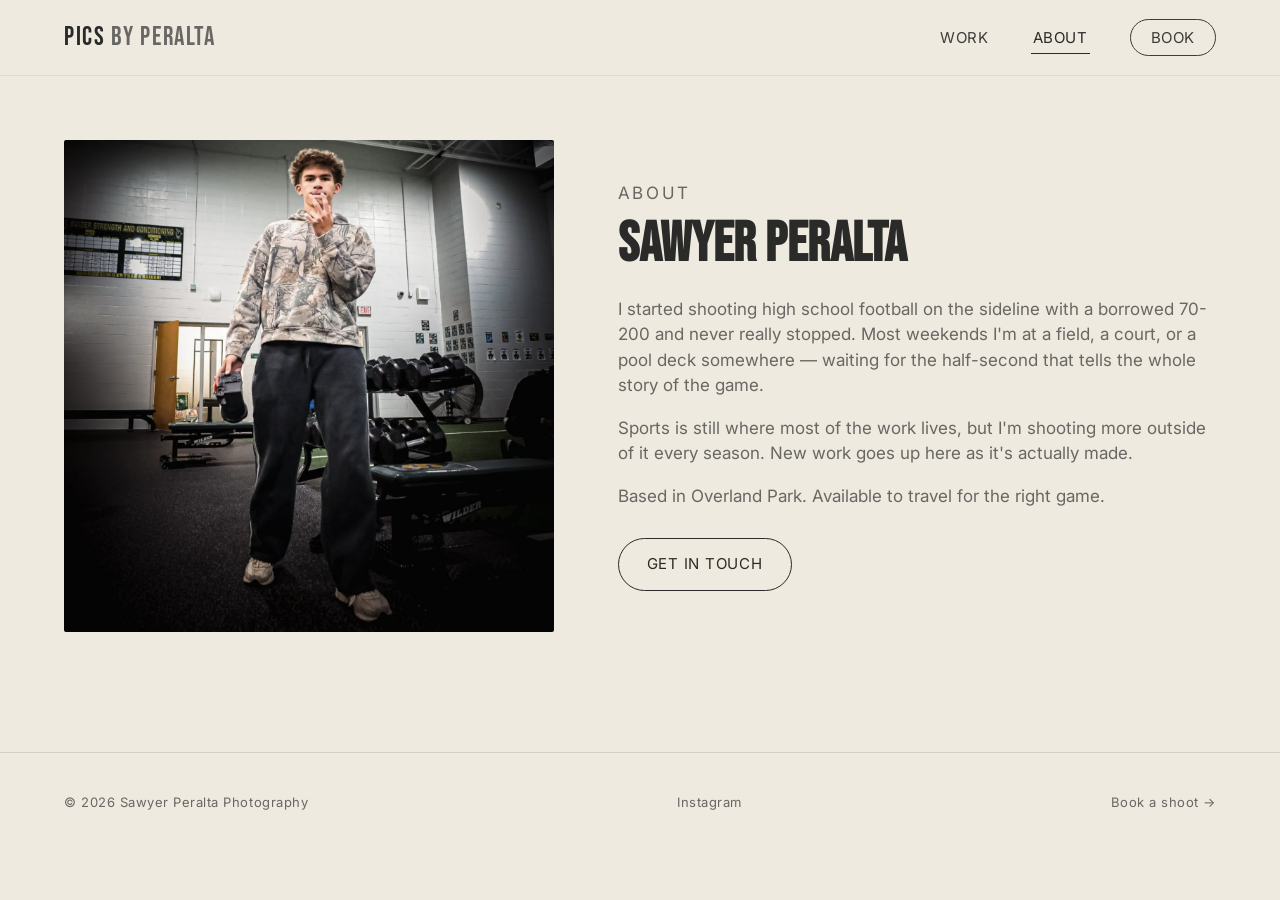
<file: sawyer-portfolio 5/about.html>
<!DOCTYPE html>
<html lang="en">
<head>
<meta charset="UTF-8">
<meta name="viewport" content="width=device-width, initial-scale=1.0">
<title>About — Sawyer Peralta</title>
<meta name="description" content="About Sawyer Peralta, sports photographer.">
<link rel="icon" href="assets/mark.svg" type="image/svg+xml">
<link rel="preconnect" href="https://fonts.googleapis.com">
<link rel="preconnect" href="https://fonts.gstatic.com" crossorigin>
<link href="https://fonts.googleapis.com/css2?family=Bebas+Neue&family=Inter:wght@400;500&display=swap" rel="stylesheet">
<link rel="stylesheet" href="styles.css">
</head>
<body>

<nav class="site-nav">
  <a href="index.html" class="wordmark">PICS<span> BY PERALTA</span></a>
  <button class="nav-toggle" aria-label="Toggle navigation" aria-expanded="false">&#9776;</button>
  <ul class="nav-links">
    <li><a href="index.html#gallery">Work</a></li>
    <li><a href="about.html" aria-current="page">About</a></li>
    <li><a href="contact.html" class="nav-book">Book</a></li>
  </ul>
</nav>

<!-- Portrait, heading, and bio paragraphs below are filled in at load
     time from content/about.json (see script.js). Edit them through
     the /admin editor, not by hand-editing this markup. -->
<section style="padding-top: calc(var(--nav-height) + 64px);">
  <div class="about-layout">
    <img id="about-portrait" src="assets/photos/sawyer-portrait.jpg" alt="Sawyer Peralta with his camera">
    <div class="about-copy">
      <p class="section-kicker">About</p>
      <h1 id="about-heading" class="section-title" style="margin-bottom: 24px;">Sawyer Peralta</h1>
      <div id="about-bio">
        <p>I started shooting high school football on the sideline with a borrowed 70-200 and never really stopped. Most weekends I'm at a field, a court, or a pool deck somewhere — waiting for the half-second that tells the whole story of the game.</p>
        <p>Sports is still where most of the work lives, but I'm shooting more outside of it every season. New work goes up here as it's actually made.</p>
        <p>Based in Overland Park. Available to travel for the right game.</p>
      </div>
      <a href="contact.html" class="btn" style="margin-top: 12px;">Get in touch</a>
    </div>
  </div>
</section>

<footer class="site-footer">
  <span id="footer-copyright">&copy; 2026 Sawyer Peralta Photography</span>
  <a id="footer-instagram" href="https://www.instagram.com/picsbyperalta/" target="_blank" rel="noopener">Instagram</a>
  <a href="contact.html">Book a shoot &rarr;</a>
</footer>

<script src="script.js"></script>
</body>
</html>
</file>
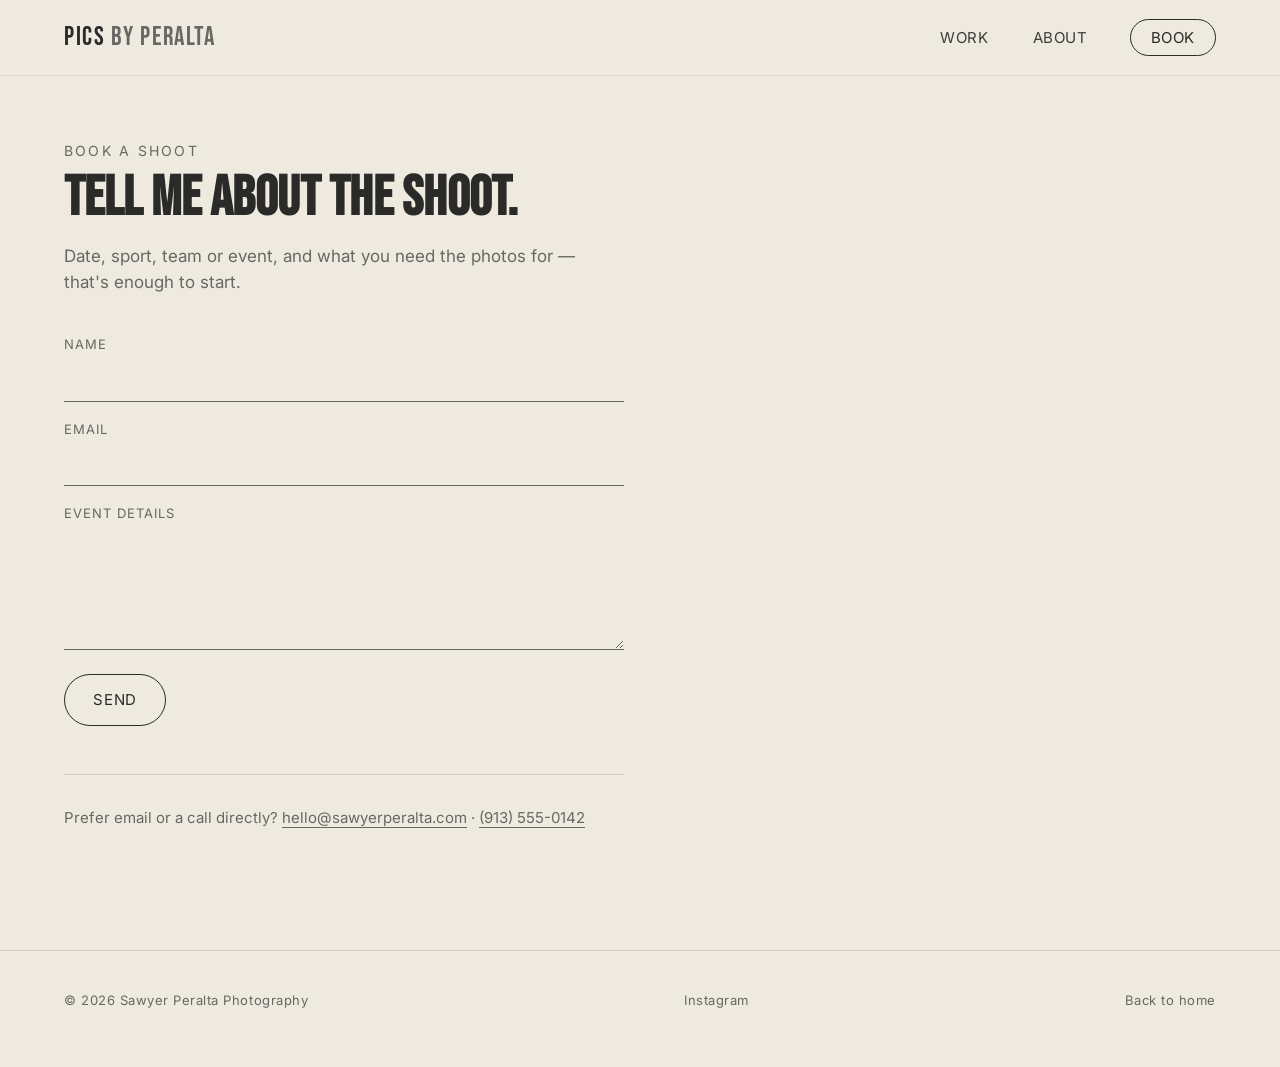
<file: sawyer-portfolio 5/contact.html>
<!DOCTYPE html>
<html lang="en">
<head>
<meta charset="UTF-8">
<meta name="viewport" content="width=device-width, initial-scale=1.0">
<title>Contact — Sawyer Peralta</title>
<meta name="description" content="Book Sawyer Peralta for your next game or event.">
<link rel="icon" href="assets/mark.svg" type="image/svg+xml">
<link rel="preconnect" href="https://fonts.googleapis.com">
<link rel="preconnect" href="https://fonts.gstatic.com" crossorigin>
<link href="https://fonts.googleapis.com/css2?family=Bebas+Neue&family=Inter:wght@400;500&display=swap" rel="stylesheet">
<link rel="stylesheet" href="styles.css">
</head>
<body>

<nav class="site-nav">
  <a href="index.html" class="wordmark">PICS<span> BY PERALTA</span></a>
  <button class="nav-toggle" aria-label="Toggle navigation" aria-expanded="false">&#9776;</button>
  <ul class="nav-links">
    <li><a href="index.html#gallery">Work</a></li>
    <li><a href="about.html">About</a></li>
    <li><a href="contact.html" class="nav-book" aria-current="page">Book</a></li>
  </ul>
</nav>

<section style="padding-top: calc(var(--nav-height) + 64px);">
  <div class="contact-wrap">
    <p class="section-kicker">Book a shoot</p>
    <h1 class="section-title" style="margin-bottom: 16px;">Tell me about the shoot.</h1>
    <p class="section-copy">Date, sport, team or event, and what you need the photos for — that's enough to start.</p>

    <!-- Mailto address, phone number, and footer info below come from
         content/settings.json at load time (see script.js). Edit them
         through the /admin editor, not by hand-editing this markup. -->
    <form id="contact-form" class="contact-form" action="mailto:hello@sawyerperalta.com" method="post" enctype="text/plain">
      <div>
        <label for="name">Name</label>
        <input id="name" name="name" type="text" required>
      </div>
      <div>
        <label for="email">Email</label>
        <input id="email" name="email" type="email" required>
      </div>
      <div>
        <label for="details">Event details</label>
        <textarea id="details" name="details" required></textarea>
      </div>
      <button type="submit" class="btn" style="align-self: flex-start;">Send</button>
    </form>

    <div class="contact-direct">
      Prefer email or a call directly? <a id="contact-email-link" href="mailto:hello@sawyerperalta.com">hello@sawyerperalta.com</a> &middot; <a id="contact-phone-link" href="tel:+19135550142">(913) 555-0142</a>
    </div>
  </div>
</section>

<footer class="site-footer">
  <span id="footer-copyright">&copy; 2026 Sawyer Peralta Photography</span>
  <a id="footer-instagram" href="https://www.instagram.com/picsbyperalta/" target="_blank" rel="noopener">Instagram</a>
  <a href="index.html">Back to home</a>
</footer>

<script src="script.js"></script>
</body>
</html>
</file>
<file: sawyer-portfolio 5/styles.css>
/* ============================================================
   Sawyer Peralta — Photography
   Canvas color: sail (a warm, off-white canvas cloth tone) with
   charcoal lettering — swapped from the original burnt-umber
   commitment per Jack's direction. Kept the same "one background,
   nothing competing with it" discipline: no second accent color,
   type stays quiet, photos carry the energy.

   --umber/--umber-dark/--umber-deeper/--cream/--cream-soft names
   are kept as-is on purpose (renaming every var was unnecessary
   churn) — read them as sail/sail-deep/charcoal-deep/charcoal/
   charcoal-soft. --paper is new: light text for the spots that
   still sit on a dark scrim (photo captions, lightbox, hover-filled
   buttons) regardless of the overall theme.
   ============================================================ */

:root {
  --umber: #EFEAE0;
  --umber-dark: #E1D8C2;
  --umber-deeper: #1C1B18;
  --cream: #2A2A28;
  --ink: #1C1B18;
  --ink-soft: rgba(28, 27, 24, 0.72);
  --cream-soft: rgba(42, 42, 40, 0.68);
  --paper: #F7F4EC;

  --font-display: "Bebas Neue", "Archivo Black", Impact, sans-serif;
  --font-body: "Inter", "Helvetica Neue", Arial, sans-serif;

  --nav-height: 76px;
  --edge: clamp(20px, 5vw, 64px);
}

* { box-sizing: border-box; }

html { scroll-behavior: smooth; }

body {
  margin: 0;
  background: var(--umber);
  color: var(--cream);
  font-family: var(--font-body);
  font-size: 16px;
  line-height: 1.5;
  -webkit-font-smoothing: antialiased;
}

img, svg { max-width: 100%; display: block; }

a { color: inherit; text-decoration: none; }

button {
  font: inherit;
  color: inherit;
  background: none;
  border: 0;
  padding: 0;
  margin: 0;
  text-align: left;
  cursor: pointer;
  -webkit-appearance: none;
  appearance: none;
}

.visually-hidden {
  position: absolute;
  width: 1px; height: 1px;
  overflow: hidden;
  clip: rect(0 0 0 0);
  white-space: nowrap;
}

/* ---------- Nav ---------- */

.site-nav {
  position: fixed;
  top: 0; left: 0; right: 0;
  height: var(--nav-height);
  display: flex;
  align-items: center;
  justify-content: space-between;
  padding: 0 var(--edge);
  z-index: 100;
  background: var(--umber);
  border-bottom: 1px solid rgba(42, 42, 40, 0.08);
}

.site-nav .wordmark {
  font-family: var(--font-display);
  font-size: 26px;
  letter-spacing: 0.06em;
  color: var(--cream);
}

.site-nav .wordmark span {
  color: var(--cream-soft);
}

.nav-links {
  display: flex;
  align-items: center;
  gap: 40px;
  list-style: none;
  margin: 0;
  padding: 0;
}

.nav-links a {
  font-size: 15px;
  letter-spacing: 0.04em;
  text-transform: uppercase;
  padding: 6px 2px;
  border-bottom: 1px solid transparent;
  transition: border-color 0.2s ease, opacity 0.2s ease;
  opacity: 0.9;
}

.nav-links a:hover,
.nav-links a[aria-current="page"] {
  opacity: 1;
  border-bottom-color: var(--cream);
}

.nav-links .nav-book {
  border: 1px solid var(--cream);
  border-radius: 999px;
  padding: 8px 20px;
}

.nav-links .nav-book:hover {
  background: var(--cream);
  color: var(--paper);
  border-bottom-color: transparent;
}

.nav-toggle {
  display: none;
  background: none;
  border: none;
  color: var(--cream);
  font-size: 24px;
  cursor: pointer;
}

@media (max-width: 760px) {
  .nav-toggle { display: block; }

  .nav-links {
    position: fixed;
    top: 0; right: 0;
    height: 100vh;
    width: min(78vw, 320px);
    flex-direction: column;
    justify-content: center;
    align-items: flex-start;
    gap: 28px;
    padding: 0 var(--edge);
    background: var(--umber-deeper);
    transform: translateX(100%);
    transition: transform 0.32s ease;
  }

  .nav-links.is-open { transform: translateX(0); }

  .nav-links a { font-size: 20px; color: var(--paper); }
  .nav-links .nav-book { border-color: var(--paper); }
}

/* ---------- Intro (compact — the pictures carry it now, not one big title) ---------- */

.intro {
  padding: calc(var(--nav-height) + 56px) var(--edge) 40px;
  max-width: 760px;
}

.intro-eyebrow {
  font-size: 14px;
  letter-spacing: 0.18em;
  text-transform: uppercase;
  color: var(--cream-soft);
  margin: 0 0 16px;
}

.intro-title {
  font-family: var(--font-display);
  font-size: clamp(38px, 6vw, 68px);
  line-height: 0.98;
  letter-spacing: 0.01em;
  margin: 0 0 18px;
  color: var(--cream);
}

.intro-sub {
  font-size: clamp(16px, 1.6vw, 19px);
  max-width: 560px;
  color: var(--cream-soft);
  margin: 0;
}

/* ---------- Bento intro grid ----------
   Varying tile sizes on purpose — a big frame, some small ones,
   another big one, deliberately not a tidy uniform grid. Still
   clean: one gap size, one radius, one crop rule (object-fit: cover)
   holds it together no matter how the sizes are mixed. */

.bento-grid {
  display: grid;
  grid-template-columns: repeat(4, 1fr);
  grid-template-rows: repeat(6, minmax(90px, 12vw));
  grid-template-areas:
    "a a b c"
    "a a b c"
    "a a d e"
    "f g g g"
    "f g g g"
    "h g g g";
  gap: 6px;
  padding: 24px var(--edge) 0;
}

.bento-item {
  position: relative;
  display: block;
  overflow: hidden;
  background: var(--umber-dark);
}

.bento-item img {
  width: 100%;
  height: 100%;
  object-fit: cover;
  transition: transform 0.5s ease;
}

.bento-item:hover img { transform: scale(1.04); }

.bento-item .cap {
  position: absolute;
  left: 0; right: 0; bottom: 0;
  padding: 14px;
  font-size: 12px;
  letter-spacing: 0.06em;
  text-transform: uppercase;
  color: var(--paper);
  background: linear-gradient(to top, rgba(20,18,15,0.65), transparent);
  opacity: 0;
  transition: opacity 0.2s ease;
}

.bento-item:hover .cap { opacity: 1; }

/* Two "big" frames (a, g), the rest deliberately smaller and
   mismatched (b/c/d/e/f/h) — sized by hand so the grid tiles
   perfectly with no leftover gaps. */
.bento-item.item-a { grid-area: a; }
.bento-item.item-b { grid-area: b; }
.bento-item.item-c { grid-area: c; }
.bento-item.item-d { grid-area: d; }
.bento-item.item-e { grid-area: e; }
.bento-item.item-f { grid-area: f; }
.bento-item.item-g { grid-area: g; }
.bento-item.item-h { grid-area: h; }

/* item-a and item-e hold tall portrait photos inside wide, short
   boxes — a plain center crop cut the runner down to just his head
   and the wrestler down to just his legs. Shifting the crop window
   keeps the actual subject in frame instead of the empty background
   around them. */
.bento-item.item-a img { object-position: center 85%; }
.bento-item.item-e img { object-position: center 12%; }

@media (max-width: 760px) {
  .bento-grid {
    grid-template-columns: repeat(2, 1fr);
    grid-template-rows: repeat(9, minmax(110px, 30vw));
    grid-template-areas:
      "a a"
      "a a"
      "b c"
      "d e"
      "g g"
      "g g"
      "g g"
      "f h";
  }
}

.scroll-cue {
  display: flex;
  align-items: center;
  gap: 10px;
  padding: 28px var(--edge) 0;
  font-size: 13px;
  letter-spacing: 0.14em;
  text-transform: uppercase;
  color: var(--cream-soft);
}

.scroll-cue::before {
  content: "";
  width: 34px;
  height: 1px;
  background: var(--cream-soft);
  animation: scrollcue 1.8s ease-in-out infinite;
}

@keyframes scrollcue {
  0%   { transform: scaleX(0.2); transform-origin: left;  opacity: 0.4; }
  50%  { transform: scaleX(1);   transform-origin: left;  opacity: 1; }
  100% { transform: scaleX(0.2); transform-origin: right; opacity: 0.4; }
}

/* ---------- Buttons / links ---------- */

.btn {
  display: inline-flex;
  align-items: center;
  gap: 10px;
  font-size: 15px;
  letter-spacing: 0.05em;
  text-transform: uppercase;
  padding: 14px 28px;
  border: 1px solid var(--cream);
  border-radius: 999px;
  transition: background 0.2s ease, color 0.2s ease;
}

.btn:hover {
  background: var(--cream);
  color: var(--paper);
}

/* ---------- Sections ---------- */

section {
  padding: 120px var(--edge);
}

.section-head {
  display: flex;
  justify-content: space-between;
  align-items: flex-end;
  flex-wrap: wrap;
  gap: 20px;
  margin-bottom: 48px;
}

.section-kicker {
  font-size: 14px;
  letter-spacing: 0.16em;
  text-transform: uppercase;
  color: var(--cream-soft);
  margin: 0 0 10px;
}

.section-title {
  font-family: var(--font-display);
  font-size: clamp(34px, 5vw, 56px);
  margin: 0;
  line-height: 1;
}

.section-copy {
  max-width: 560px;
  color: var(--cream-soft);
  font-size: 17px;
}

/* ---------- Full gallery (home — everything, not just sports) ---------- */

.filter-tabs {
  display: flex;
  flex-wrap: wrap;
  gap: 10px;
  margin-bottom: 40px;
}

.filter-tabs button {
  flex: 0 0 auto;
  display: inline-block;
  width: auto;
  font-family: var(--font-body);
  font-size: 14px;
  letter-spacing: 0.04em;
  text-transform: uppercase;
  background: transparent;
  border: 1px solid var(--cream-soft);
  color: var(--cream);
  padding: 8px 18px;
  border-radius: 999px;
  transition: background 0.2s ease, color 0.2s ease, border-color 0.2s ease;
}

.filter-tabs button:hover { border-color: var(--cream); }

.filter-tabs button.is-active {
  background: var(--cream);
  color: var(--paper);
  border-color: var(--cream);
}

.gallery-grid {
  display: grid;
  grid-template-columns: repeat(3, 1fr);
  gap: 6px;
}

.gallery-item {
  position: relative;
  display: block;
  width: 100%;
  aspect-ratio: 4 / 5;
  overflow: hidden;
  cursor: pointer;
  background: var(--umber-dark);
  scroll-margin-top: calc(var(--nav-height, 72px) + 100px);
}

/* Briefly flashes when a bento tile deep-links here, so it's obvious
   which photo you jumped to. */
.gallery-item.is-highlighted {
  box-shadow: 0 0 0 3px var(--umber) inset;
}
.gallery-item.is-highlighted::after {
  content: "";
  position: absolute;
  inset: 0;
  background: var(--umber);
  opacity: 0.35;
  animation: highlight-fade 1.6s ease forwards;
}
@keyframes highlight-fade {
  0% { opacity: 0.35; }
  100% { opacity: 0; }
}

.gallery-item img {
  width: 100%; height: 100%;
  object-fit: cover;
  transition: transform 0.5s ease;
}

.gallery-item:hover img { transform: scale(1.05); }

.gallery-item .cap {
  position: absolute;
  left: 0; right: 0; bottom: 0;
  padding: 16px;
  font-size: 13px;
  letter-spacing: 0.06em;
  text-transform: uppercase;
  color: var(--paper);
  background: linear-gradient(to top, rgba(20,18,15,0.65), transparent);
  opacity: 0;
  transition: opacity 0.2s ease;
}

.gallery-item:hover .cap { opacity: 1; }

.gallery-item[hidden] { display: none; }

@media (max-width: 900px) {
  .gallery-grid { grid-template-columns: repeat(2, 1fr); }
}

/* ---------- Lightbox ---------- */

.lightbox {
  position: fixed;
  inset: 0;
  z-index: 200;
  background: rgba(20, 18, 15, 0.94);
  display: flex;
  align-items: center;
  justify-content: center;
  padding: 40px;
}

.lightbox[hidden] { display: none; }

.lightbox img {
  max-height: 88vh;
  max-width: 100%;
}

.lightbox-close {
  position: absolute;
  top: 24px; right: 32px;
  background: none;
  border: none;
  color: var(--paper);
  font-size: 32px;
  cursor: pointer;
  line-height: 1;
}

/* ---------- About ---------- */

.about-layout {
  display: grid;
  grid-template-columns: 0.9fr 1.1fr;
  gap: 64px;
  align-items: center;
}

.about-layout img { border-radius: 2px; }

.about-copy p { color: var(--cream-soft); font-size: 17px; }

@media (max-width: 800px) {
  .about-layout { grid-template-columns: 1fr; }
}

/* ---------- Contact ---------- */

.contact-wrap {
  max-width: 560px;
}

.contact-form {
  display: flex;
  flex-direction: column;
  gap: 18px;
  margin-top: 40px;
}

.contact-form label {
  font-size: 13px;
  letter-spacing: 0.08em;
  text-transform: uppercase;
  color: var(--cream-soft);
  margin-bottom: 6px;
  display: block;
}

.contact-form input,
.contact-form textarea {
  width: 100%;
  background: transparent;
  border: none;
  border-bottom: 1px solid var(--cream-soft);
  color: var(--cream);
  font-family: var(--font-body);
  font-size: 17px;
  padding: 10px 2px;
}

.contact-form input:focus,
.contact-form textarea:focus {
  outline: none;
  border-bottom-color: var(--cream);
}

.contact-form textarea { resize: vertical; min-height: 120px; }

.contact-direct {
  margin-top: 48px;
  padding-top: 32px;
  border-top: 1px solid rgba(42,42,40,0.15);
  font-size: 15px;
  color: var(--cream-soft);
}

.contact-direct a { border-bottom: 1px solid var(--cream-soft); }

/* ---------- Footer ---------- */

.site-footer {
  padding: 40px var(--edge) 56px;
  display: flex;
  justify-content: space-between;
  flex-wrap: wrap;
  gap: 16px;
  font-size: 13px;
  letter-spacing: 0.04em;
  color: var(--cream-soft);
  border-top: 1px solid rgba(42,42,40,0.15);
}

.site-footer a { border-bottom: 1px solid transparent; }
.site-footer a:hover { border-bottom-color: var(--cream-soft); }
</file>
